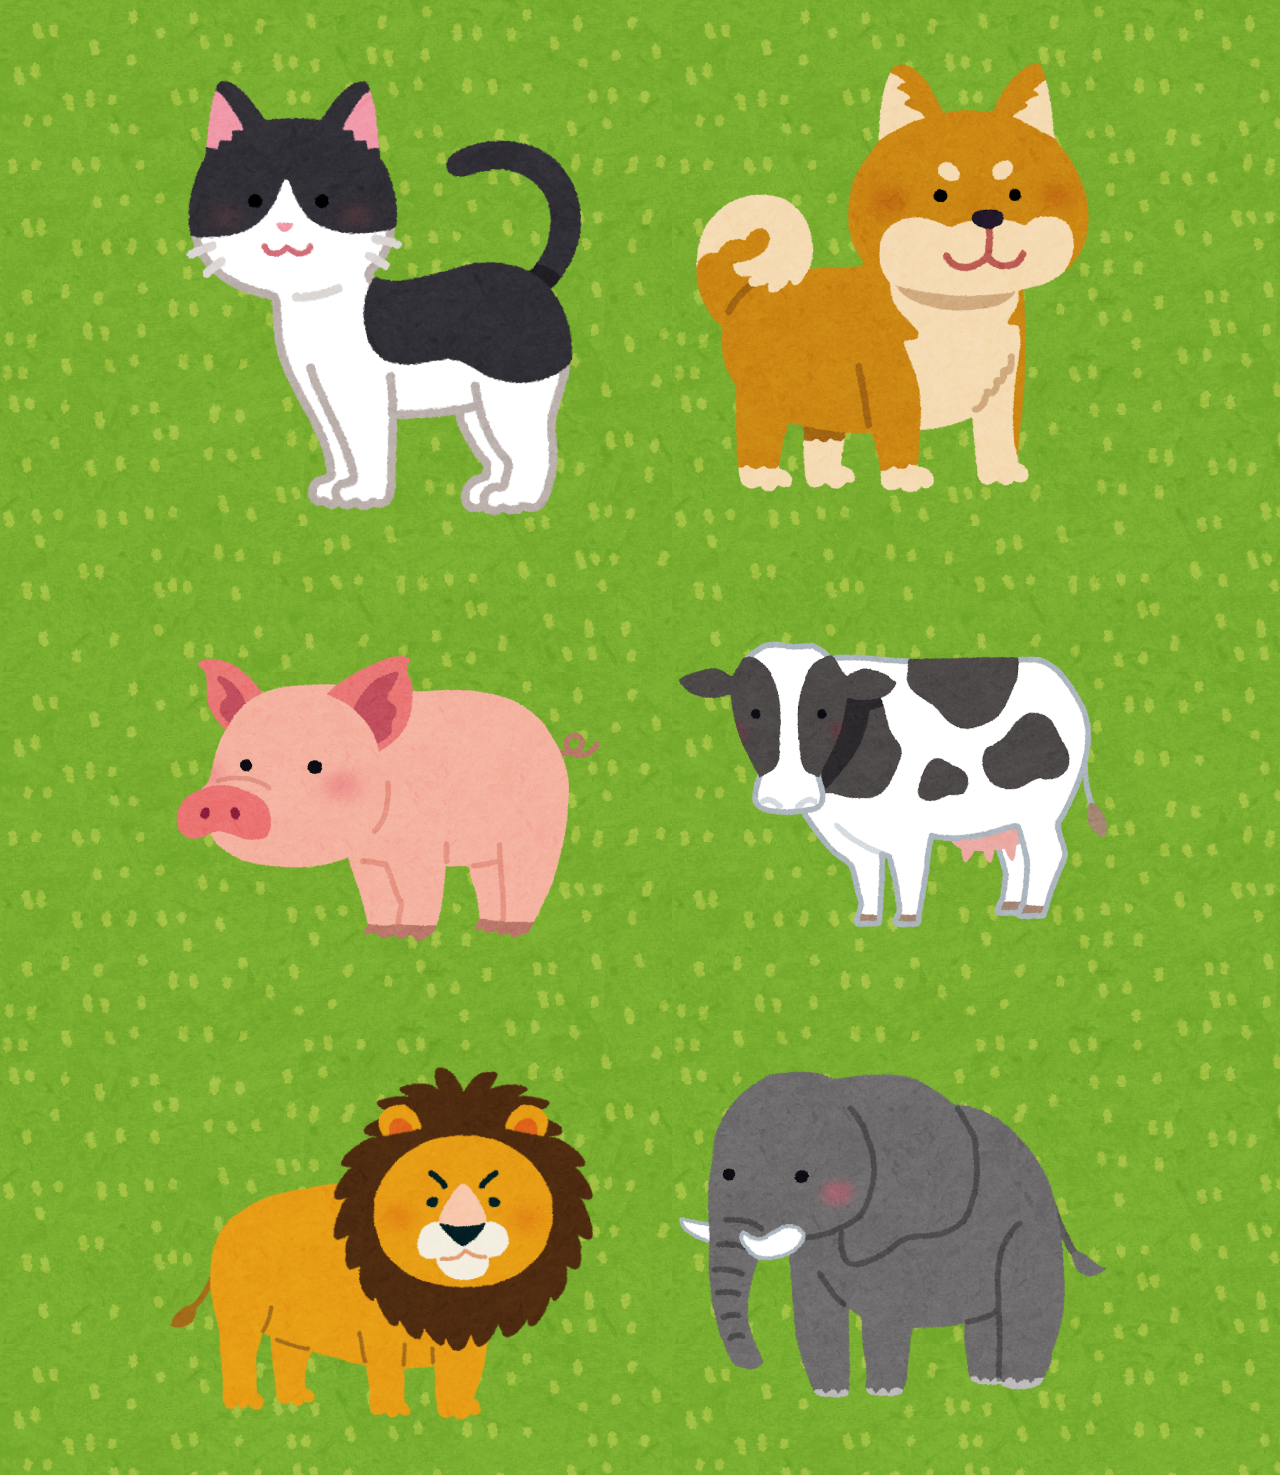
<file: index.html>
<!DOCTYPE html>
<html lang="ja">
<head>
    <meta charset="UTF-8">
    <title>なおちゃんどうぶつえん</title>
    <link rel="stylesheet" href="style.css">
</head>
<body>
        <div class="animals">
        <img src="images/cat.png" alt="ネコ" id="cat">
        <img src="images/dog.png" alt="イヌ" id="dog">
        <img src="images/pig.png" alt="ブタ" id="pig">
        <img src="images/cow.png" alt="ウシ" id="cow">
        <img src="images/lion.png" alt="ライオン" id="lion">
        <img src="images/elephant.png" alt="ゾウ" id="elephant">
    </div>
    <script src="script.js"></script>
</body>
</html>
</file>
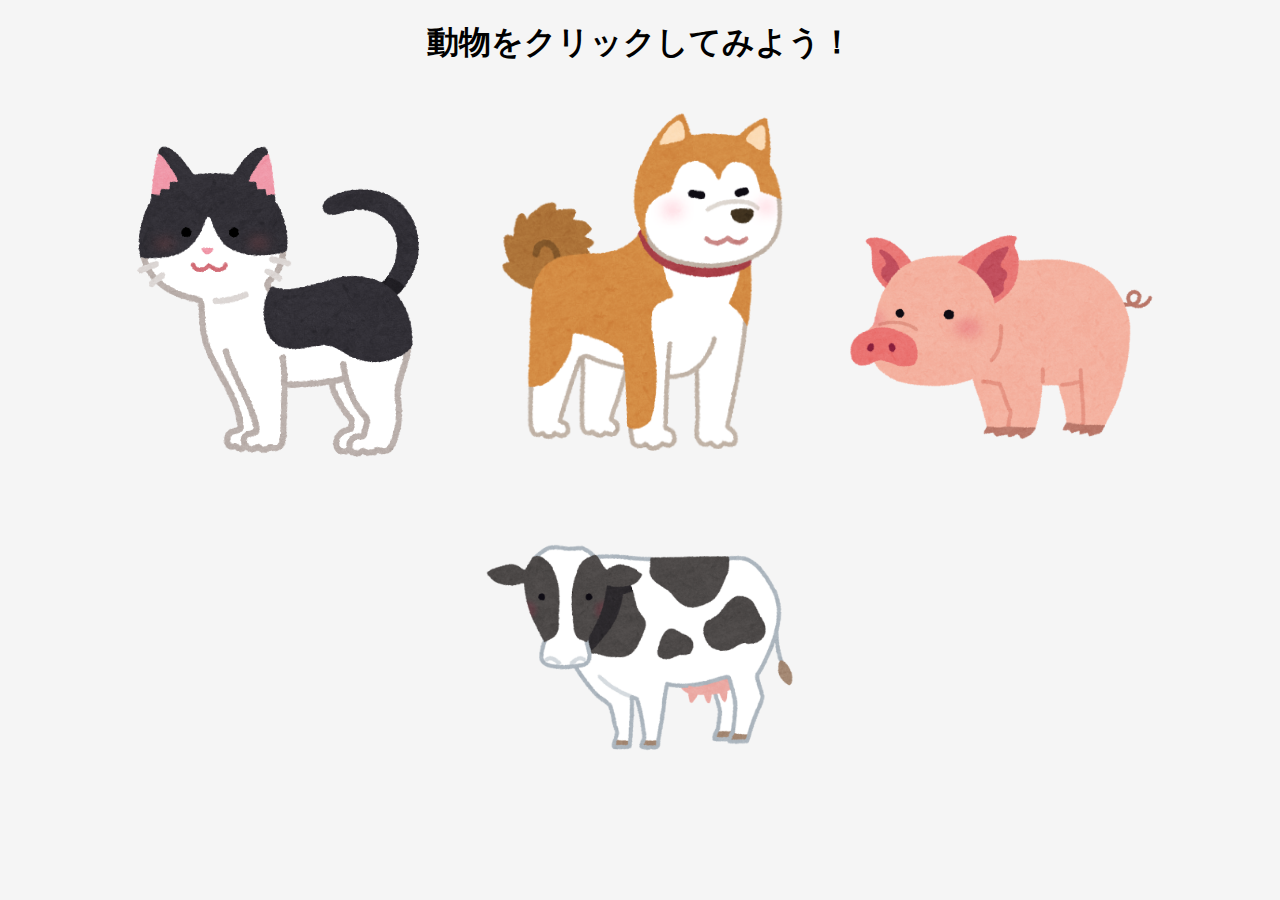
<file: backup/animal-sound-app_backup_20250503/index.html>
<!DOCTYPE html>
<html lang="ja">
<head>
    <meta charset="UTF-8">
    <title>にゃんわんぶー</title>
    <link rel="stylesheet" href="style.css">
</head>
<body>
    <h1>動物をクリックしてみよう！</h1>
    <div class="animals">
        <img src="images/cat.png" alt="ネコ" id="cat">
        <img src="images/dog.png" alt="イヌ" id="dog">
        <img src="images/pig.png" alt="ブタ" id="pig">
        <img src="images/cow.png" alt="ウシ" id="cow">
    </div>
    <script src="script.js"></script>
</body>
</html>
</file>
<file: style.css>
body{
    text-align: center;
    font-family: sans-serif;
    background-image: url("images/shibafu.png");
}

.animals img{
    width: 35%;
    margin: 30px 30px;
    cursor: pointer;
    transition: transform 0.2s;
}

.animals img:hover{
    transform: scale(1.5);
}
</file>
<file: backup/animal-sound-app_backup_20250503/style.css>
body{
    text-align: center;
    font-family: sans-serif;
    background-color: #f5f5f5;
}

.animals img{
    width: 25%;
    margin: 20px;
    cursor: pointer;
    transition: transform 0.2s;
}

.animals img:hover{
    transform: scale(1.5);
}
</file>
